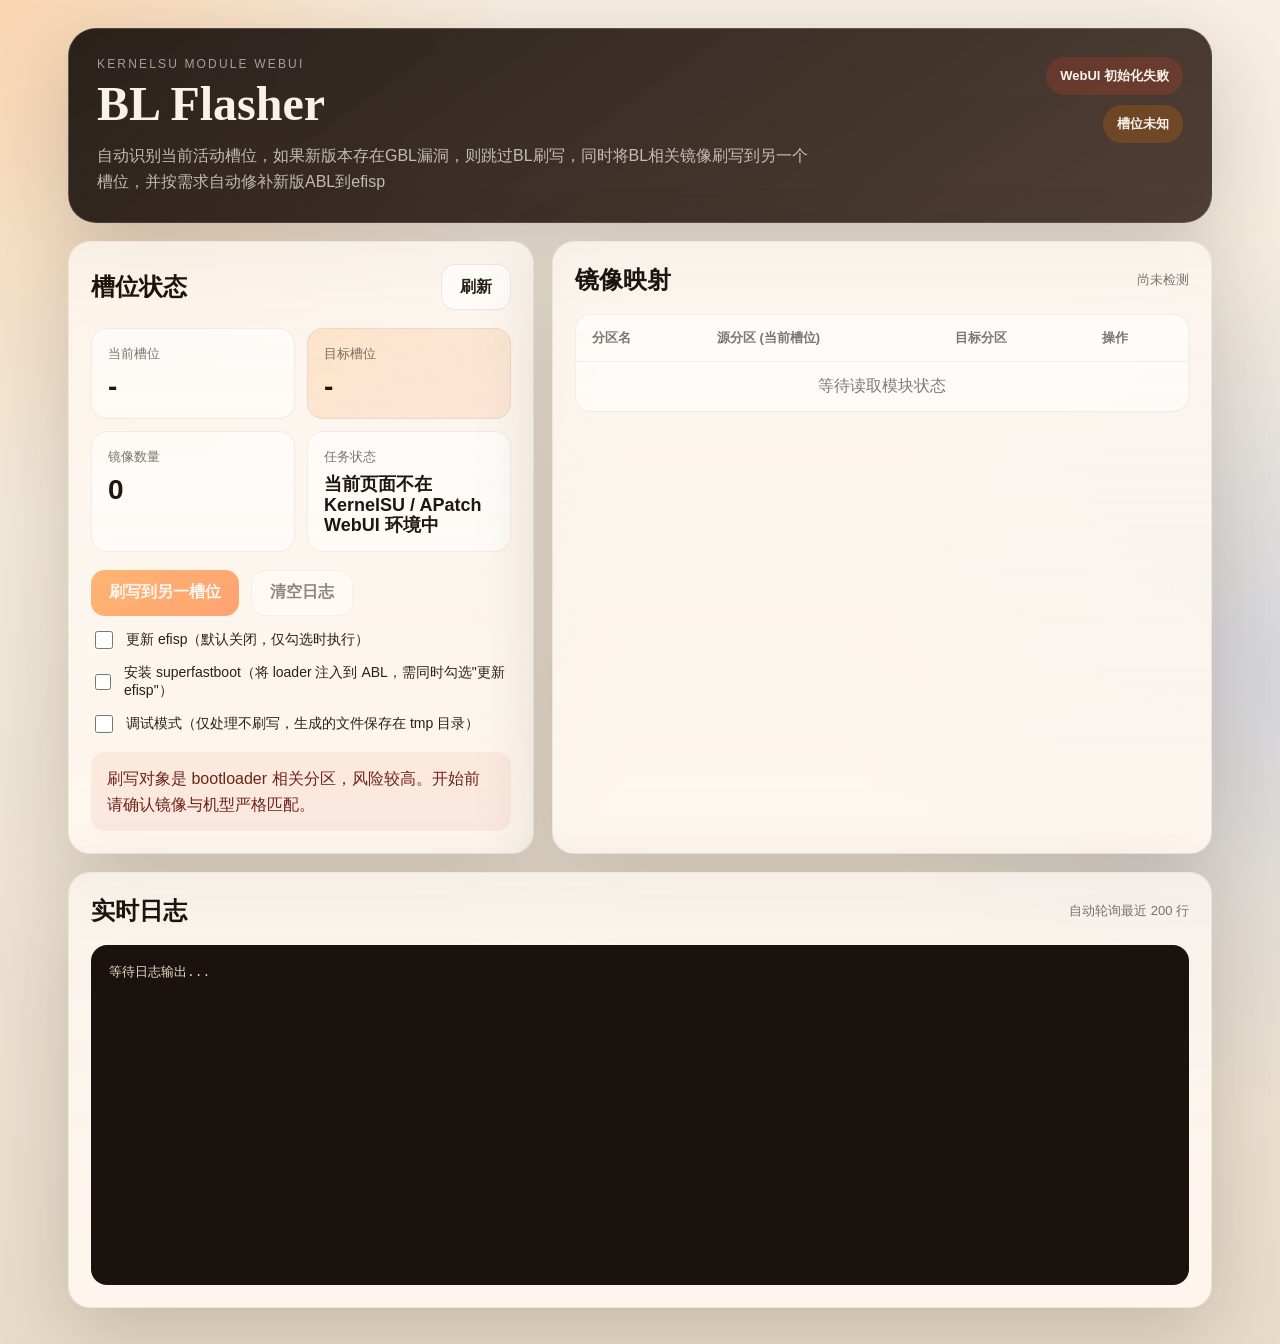
<file: magisk_module/webroot/index.html>
<!DOCTYPE html>
<html lang="zh-CN">
  <head>
    <meta charset="UTF-8" />
    <meta name="viewport" content="width=device-width, initial-scale=1.0" />
    <title>假回锁</title>
    <link rel="stylesheet" href="style.css" />
  </head>
  <body>
    <div class="page-shell">
      <header class="hero-card">
        <div>
          <p class="eyebrow">KernelSU Module WebUI</p>
          <h1>BL Flasher</h1>
          <p class="hero-copy">
            自动识别当前活动槽位，如果新版本存在GBL漏洞，则跳过BL刷写，同时将BL相关镜像刷写到另一个槽位，并按需求自动修补新版ABL到efisp
          </p>
        </div>
        <div class="hero-meta">
          <span class="chip" id="stateChip">等待检测</span>
          <span class="chip chip-warn" id="slotChip">槽位未知</span>
        </div>
      </header>

      <main class="grid-layout">
        <section class="panel stats-panel">
          <div class="panel-heading">
            <h2>槽位状态</h2>
            <button class="ghost-button" id="refreshButton" type="button">刷新</button>
          </div>

          <div class="stats-grid">
            <article class="stat-card">
              <span class="stat-label">当前槽位</span>
              <strong class="stat-value" id="currentSlot">-</strong>
            </article>
            <article class="stat-card accent-card">
              <span class="stat-label">目标槽位</span>
              <strong class="stat-value" id="targetSlot">-</strong>
            </article>
            <article class="stat-card">
              <span class="stat-label">镜像数量</span>
              <strong class="stat-value" id="imageCount">0</strong>
            </article>
            <article class="stat-card">
              <span class="stat-label">任务状态</span>
              <strong class="stat-value stat-small" id="taskMessage">等待操作</strong>
            </article>
          </div>

          <div class="action-strip">
            <button class="primary-button" id="flashButton" type="button">刷写到另一槽位</button>
            <button class="ghost-button" id="clearLogButton" type="button">清空日志</button>
          </div>

          <label class="option-check" for="updateEfispCheckbox">
            <input id="updateEfispCheckbox" type="checkbox" />
            <span>更新 efisp（默认关闭，仅勾选时执行）</span>
          </label>

          <label class="option-check" for="installSuperfastbootCheckbox">
        <input id="installSuperfastbootCheckbox" type="checkbox" />
            <span>安装 superfastboot（将 loader 注入到 ABL，需同时勾选"更新 efisp"）</span>
        </label>

        <label class="option-check" for="debugModeCheckbox">
       <input id="debugModeCheckbox" type="checkbox" />
            <span>调试模式（仅处理不刷写，生成的文件保存在 tmp 目录）</span>
      </label>

          <p class="warning-copy">
         刷写对象是 bootloader 相关分区，风险较高。开始前请确认镜像与机型严格匹配。
          </p>
        </section>

        <section class="panel map-panel">
          <div class="panel-heading">
            <h2>镜像映射</h2>
            <span class="caption" id="updatedAt">尚未检测</span>
          </div>
          <div class="table-wrap">
            <table>
              <thead>
                <tr>
                  <th>分区名</th>
                  <th>源分区 (当前槽位)</th>
                  <th>目标分区</th>
                  <th>操作</th>
                </tr>
              </thead>
              <tbody id="imageTableBody">
              <tr>
                <td colspan="4" class="empty-row">等待读取模块状态</td>
              </tr>
              </tbody>
            </table>
          </div>
        </section>

        <section class="panel log-panel">
          <div class="panel-heading">
            <h2>实时日志</h2>
            <span class="caption">自动轮询最近 200 行</span>
          </div>
          <pre id="logOutput">等待日志输出...</pre>
        </section>

      </main>
    </div>

    <div class="modal-backdrop hidden" id="confirmModal" aria-hidden="true">
      <div class="modal-card" role="dialog" aria-modal="true" aria-labelledby="confirmTitle">
        <p class="eyebrow">高风险操作</p>
        <h2 id="confirmTitle">确认刷写</h2>
        <p id="confirmText">
          即将开始刷写，请确认操作对象和槽位。
        </p>
        <div class="modal-actions">
          <button class="ghost-button" id="cancelConfirmButton" type="button">取消</button>
          <button class="primary-button" id="nextConfirmButton" type="button">继续</button>
        </div>
      </div>
    </div>

    <script src="app.js"></script>
  </body>
</html>
</file>
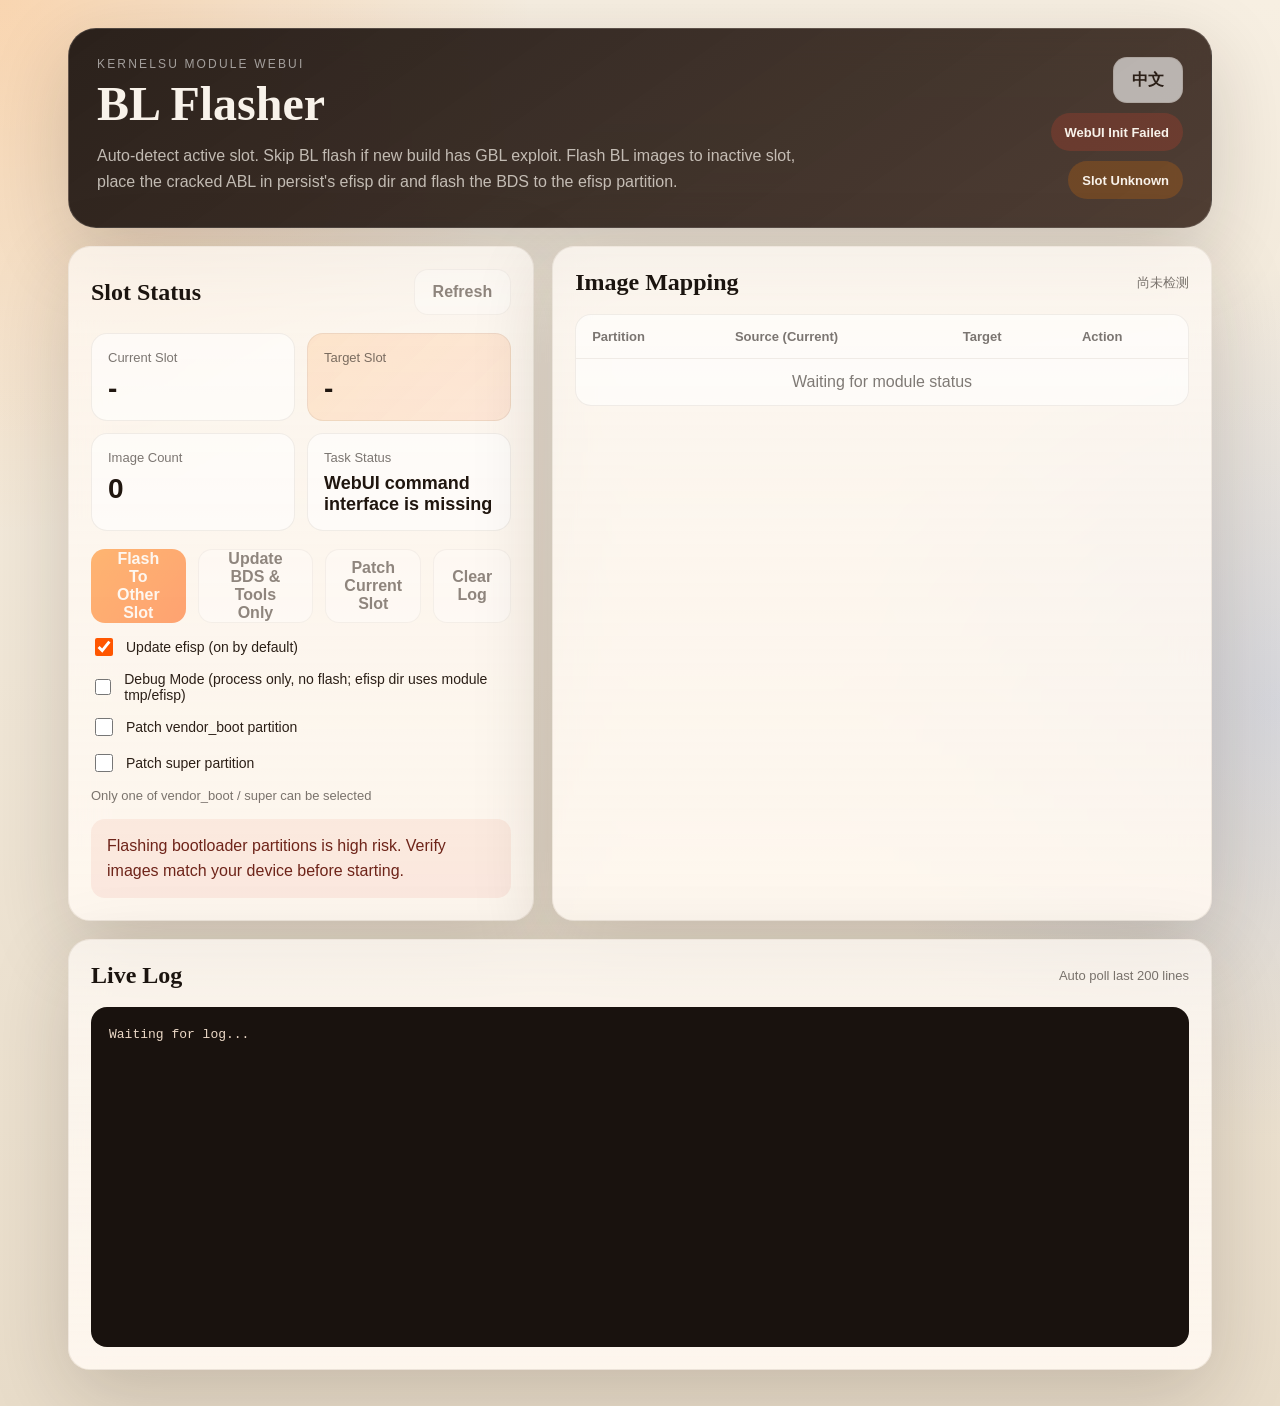
<file: targets/magisk_module/module/webroot/index.html>
<!DOCTYPE html>
<html lang="zh-CN">
<head>
  <meta charset="UTF-8" />
  <meta name="viewport" content="width=device-width, initial-scale=1.0" />
  <title id="pageTitle">假回锁 - BL Flasher</title>
  <style>
:root {
  color-scheme: light;
  --bg-top: #f7efe2;
  --bg-bottom: #e8dcc9;
  --surface: rgba(31, 23, 18, 0.88);
  --surface-soft: rgba(255, 248, 240, 0.8);
  --surface-border: rgba(255, 255, 255, 0.14);
  --text-main: #f8f2ea;
  --text-dim: rgba(248, 242, 234, 0.72);
  --ink: #1b140f;
  --accent: #ff7a00;
  --accent-strong: #ff5600;
  --accent-soft: rgba(255, 122, 0, 0.18);
  --danger: #d9422b;
  --success: #25874b;
  --shadow: 0 24px 80px rgba(31, 23, 18, 0.18);
  --radius-xl: 28px;
  --radius-lg: 22px;
  --radius-md: 16px;
}

* {
  box-sizing: border-box;
}

body {
  margin: 0;
  min-height: 100vh;
  font-family: "Noto Sans SC", "Source Han Sans SC", "PingFang SC", sans-serif;
  color: var(--ink);
  background:
    radial-gradient(circle at top left, rgba(255, 122, 0, 0.22), transparent 28%),
    radial-gradient(circle at right, rgba(56, 120, 255, 0.14), transparent 30%),
    linear-gradient(180deg, var(--bg-top), var(--bg-bottom));
}

body::before {
  content: "";
  position: fixed;
  inset: 0;
  pointer-events: none;
  background-image: linear-gradient(rgba(255, 255, 255, 0.08) 1px, transparent 1px),
    linear-gradient(90deg, rgba(255, 255, 255, 0.08) 1px, transparent 1px);
  background-size: 24px 24px;
  mask-image: linear-gradient(180deg, rgba(0, 0, 0, 0.12), transparent 75%);
}


.page-shell {
  position: relative;
  max-width: 1180px;
  margin: 0 auto;
  padding: 28px 18px 36px;
}

.hero-card,
.panel,
.modal-card {
  backdrop-filter: blur(18px);
  box-shadow: var(--shadow);
}

.hero-card {
  display: flex;
  justify-content: space-between;
  gap: 16px;
  padding: 28px;
  border-radius: var(--radius-xl);
  background: linear-gradient(145deg, rgba(29, 21, 17, 0.94), rgba(57, 38, 28, 0.88));
  color: var(--text-main);
  border: 1px solid var(--surface-border);
  animation: rise-in 0.45s ease-out;
}

.eyebrow {
  margin: 0 0 8px;
  letter-spacing: 0.18em;
  text-transform: uppercase;
  font-size: 12px;
  color: rgba(255, 255, 255, 0.56);
}

.hero-card h1,
.panel h2,
.modal-card h2 {
  margin: 0;
  font-family: "Source Han Serif SC", "Noto Serif SC", serif;
  font-weight: 700;
}

.hero-card h1 {
  font-size: clamp(32px, 5vw, 48px);
  line-height: 1.04;
}

.hero-copy {
  max-width: 720px;
  margin: 14px 0 0;
  color: var(--text-dim);
  line-height: 1.6;
}

.hero-meta {
  display: flex;
  flex-direction: column;
  align-items: flex-end;
  gap: 10px;
}

.language-button {
  min-height: 36px;
  padding: 0 14px;
}

.chip {
  display: inline-flex;
  align-items: center;
  justify-content: center;
  min-height: 38px;
  padding: 0 14px;
  border-radius: 999px;
  background: rgba(255, 255, 255, 0.1);
  color: var(--text-main);
  font-size: 13px;
  font-weight: 700;
}

.chip-warn {
  background: rgba(255, 122, 0, 0.2);
}

.chip-success {
  background: rgba(37, 135, 75, 0.22);
}

.chip-danger {
  background: rgba(217, 66, 43, 0.22);
}

.grid-layout {
  display: grid;
  grid-template-columns: repeat(12, minmax(0, 1fr));
  gap: 18px;
  margin-top: 18px;
}

.panel {
  padding: 22px;
  border-radius: var(--radius-lg);
  background: linear-gradient(180deg, rgba(255, 250, 245, 0.72), rgba(255, 248, 240, 0.92));
  border: 1px solid rgba(80, 55, 34, 0.08);
  animation: rise-in 0.55s ease-out;
}

.stats-panel {
  grid-column: span 5;
}

.map-panel,
.log-panel {
  grid-column: span 7;
}

.log-panel {
  grid-column: 1 / -1;
}


.panel-heading {
  display: flex;
  align-items: center;
  justify-content: space-between;
  gap: 12px;
  margin-bottom: 18px;
}

.caption {
  color: rgba(27, 20, 15, 0.58);
  font-size: 13px;
}

.stats-grid {
  display: grid;
  grid-template-columns: repeat(2, minmax(0, 1fr));
  gap: 12px;
}

.stat-card {
  padding: 16px;
  border-radius: var(--radius-md);
  background: rgba(255, 255, 255, 0.56);
  border: 1px solid rgba(80, 55, 34, 0.08);
}

.accent-card {
  background: linear-gradient(135deg, rgba(255, 122, 0, 0.14), rgba(255, 86, 0, 0.1));
}

.stat-label {
  display: block;
  color: rgba(27, 20, 15, 0.58);
  font-size: 13px;
  margin-bottom: 8px;
}

.stat-value {
  display: block;
  font-size: 28px;
  line-height: 1.12;
  color: #20160f;
}

.stat-small {
  font-size: 18px;
}

.action-strip {
  display: flex;
  gap: 12px;
  margin-top: 18px;
}

.option-check {
  display: flex;
  align-items: center;
  gap: 10px;
  margin-top: 12px;
  color: #2b1f17;
  font-size: 14px;
}

.option-check input {
  width: 18px;
  height: 18px;
  accent-color: var(--accent-strong);
}

button {
  border: 0;
  cursor: pointer;
  transition: transform 0.18s ease, opacity 0.18s ease, background 0.18s ease;
  font: inherit;
}

button:hover:not(:disabled) {
  transform: translateY(-1px);
}

button:disabled {
  cursor: not-allowed;
  opacity: 0.52;
}

.primary-button,
.ghost-button {
  min-height: 46px;
  padding: 0 18px;
  border-radius: 14px;
  font-weight: 700;
}

.primary-button {
  color: #fff8f1;
  background: linear-gradient(135deg, var(--accent), var(--accent-strong));
}

.ghost-button {
  color: #2b1f17;
  background: rgba(255, 255, 255, 0.62);
  border: 1px solid rgba(80, 55, 34, 0.1);
}

.warning-copy {
  margin: 16px 0 0;
  padding: 14px 16px;
  border-radius: 14px;
  background: rgba(217, 66, 43, 0.08);
  color: #6e2419;
  line-height: 1.6;
}

.table-wrap {
  overflow: auto;
  border-radius: 16px;
  border: 1px solid rgba(80, 55, 34, 0.08);
  background: rgba(255, 255, 255, 0.58);
}

table {
  width: 100%;
  border-collapse: collapse;
}

th,
td {
  padding: 14px 16px;
  text-align: left;
  border-bottom: 1px solid rgba(80, 55, 34, 0.08);
  vertical-align: top;
}

th {
  font-size: 13px;
  color: rgba(27, 20, 15, 0.58);
}

tbody tr:last-child td {
  border-bottom: 0;
}

.status-pill {
  display: inline-flex;
  padding: 6px 10px;
  border-radius: 999px;
  font-size: 12px;
  font-weight: 700;
  background: rgba(255, 122, 0, 0.16);
  color: #7b3d00;
}

.status-pill.ok {
  background: rgba(37, 135, 75, 0.14);
  color: #1c6137;
}

.status-pill.bad {
  background: rgba(217, 66, 43, 0.14);
  color: #8a291a;
}

.empty-row {
  text-align: center;
  color: rgba(27, 20, 15, 0.56);
}

#logOutput {
  min-height: 340px;
  margin: 0;
  padding: 18px;
  overflow: auto;
  border-radius: 16px;
  background: #19120e;
  color: #ecd9c7;
  font-family: "JetBrains Mono", "Cascadia Code", monospace;
  font-size: 13px;
  line-height: 1.58;
}

.modal-backdrop {
  position: fixed;
  inset: 0;
  display: flex;
  align-items: center;
  justify-content: center;
  padding: 18px;
  background: rgba(18, 14, 11, 0.54);
  z-index: 20;
}

.modal-backdrop.hidden {
  display: none;
}

.modal-card {
  width: min(100%, 480px);
  padding: 24px;
  border-radius: 24px;
  background: linear-gradient(180deg, rgba(255, 249, 243, 0.98), rgba(253, 241, 229, 0.94));
  border: 1px solid rgba(80, 55, 34, 0.08);
}

.modal-card p {
  line-height: 1.6;
}

.modal-actions {
  display: flex;
  justify-content: flex-end;
  gap: 12px;
  margin-top: 20px;
}

@keyframes rise-in {
  from {
    opacity: 0;
    transform: translateY(18px);
  }
  to {
    opacity: 1;
    transform: translateY(0);
  }
}

@media (max-width: 900px) {
  .hero-card,
  .panel-heading,
  .action-strip {
    flex-direction: column;
    align-items: stretch;
  }

  .hero-meta {
    align-items: flex-start;
  }

  .stats-panel,
  .map-panel,
  .log-panel {
    grid-column: 1 / -1;
  }
}

@media (max-width: 640px) {
  .page-shell {
    padding: 16px 12px 28px;
  }

  .hero-card,
  .panel,
  .modal-card {
    padding: 18px;
  }

  .stats-grid {
    grid-template-columns: 1fr;
  }

  th,
  td {
    padding: 12px;
  }
}
  </style>
</head>
<body>
<div class="page-shell">
  <header class="hero-card">
    <div>
      <p class="eyebrow" id="lblKsuWebUI">KernelSU Module WebUI</p>
      <h1>BL Flasher</h1>
      <p class="hero-copy" id="heroDesc">
        自动识别当前活动槽位，若新版本存在GBL漏洞则跳过BL刷写；将BL镜像刷写到另一槽位，并将破解ABL放入persist的efisp目录、BDS刷入efisp分区
      </p>
    </div>
    <div class="hero-meta">
      <button class="ghost-button language-button" id="languageButton" type="button">English</button>
      <span class="chip" id="stateChip">等待检测</span>
      <span class="chip chip-warn" id="slotChip">槽位未知</span>
    </div>
  </header>

  <main class="grid-layout">
    <section class="panel stats-panel">
      <div class="panel-heading">
        <h2 id="lblSlotStatus">槽位状态</h2>
        <button class="ghost-button" id="refreshButton" type="button" data-i18n="refresh">刷新</button>
      </div>

      <div class="stats-grid">
        <article class="stat-card">
          <span class="stat-label" id="lblCurrentSlot">当前槽位</span>
          <strong class="stat-value" id="currentSlot">-</strong>
        </article>
        <article class="stat-card accent-card">
          <span class="stat-label" id="lblTargetSlot">目标槽位</span>
          <strong class="stat-value" id="targetSlot">-</strong>
        </article>
        <article class="stat-card">
          <span class="stat-label" id="lblImageCount">镜像数量</span>
          <strong class="stat-value" id="imageCount">0</strong>
        </article>
        <article class="stat-card">
          <span class="stat-label" id="lblTaskStatus">任务状态</span>
          <strong class="stat-value stat-small" id="taskMessage">等待操作</strong>
        </article>
      </div>

      <div class="action-strip">
        <button class="primary-button" id="flashButton" type="button" data-i18n="flash" disabled>刷写到另一槽位</button>
        <button class="ghost-button" id="bdsToolsButton" type="button" data-i18n="bdsTools" disabled>仅更新BDS和Tools</button>
        <button class="ghost-button" id="patchPartButton" type="button" data-i18n="patchPart" disabled>修补分区</button>
        <button class="ghost-button" id="clearLogButton" type="button" data-i18n="clearLog" disabled>清空日志</button>
      </div>

      <label class="option-check" for="updateEfispCheckbox">
        <input id="updateEfispCheckbox" type="checkbox" checked />
        <span id="lblUpdateEfisp">更新 efisp（默认开启）</span>
      </label>

      <label class="option-check" for="debugModeCheckbox">
        <input id="debugModeCheckbox" type="checkbox" />
        <span id="lblDebugMode">调试模式（仅处理不刷写，生成的文件保存在 tmp 目录）</span>
      </label>

      <label class="option-check" for="patchVendorBootCheckbox">
        <input id="patchVendorBootCheckbox" type="checkbox" />
        <span id="lblPatchVendorBoot">修补 vendor_boot 分区</span>
      </label>

      <label class="option-check" for="patchSuperCheckbox">
        <input id="patchSuperCheckbox" type="checkbox" />
        <span id="lblPatchSuper">修补 super 分区</span>
      </label>

      <p class="caption hint-text" id="patchMutualTip">vendor_boot 和 super 仅可选择一项</p>

      <p class="warning-copy" id="lblWarning">
        刷写对象是 bootloader 相关分区，风险较高。开始前请确认镜像与机型严格匹配。
      </p>
    </section>

    <section class="panel map-panel">
      <div class="panel-heading">
        <h2 id="lblImageMap">镜像映射</h2>
        <span class="caption" id="updatedAt">尚未检测</span>
      </div>
      <div class="table-wrap">
        <table>
          <thead>
            <tr>
              <th id="tblPartition">分区名</th>
              <th id="tblSource">源分区 (当前槽位)</th>
              <th id="tblTarget">目标分区</th>
              <th id="tblAction">操作</th>
            </tr>
          </thead>
          <tbody id="imageTableBody">
            <tr>
              <td colspan="4" class="empty-row" id="tblWaiting">等待读取模块状态</td>
            </tr>
          </tbody>
        </table>
      </div>
    </section>

    <section class="panel log-panel">
      <div class="panel-heading">
        <h2 id="lblLog">实时日志</h2>
        <span class="caption" id="lblAutoPoll">自动轮询最近 200 行</span>
      </div>
      <pre id="logOutput">等待日志输出...</pre>
    </section>
  </main>
</div>

<div class="modal-backdrop hidden" id="confirmModal" aria-hidden="true">
  <div class="modal-card" role="dialog" aria-modal="true">
    <p class="eyebrow" id="modalRisk">高风险操作</p>
    <h2 id="modalTitle">确认刷写</h2>
    <p id="confirmText">即将开始刷写，请确认操作对象和槽位。</p>
    <div class="modal-actions">
      <button class="ghost-button" id="cancelConfirmButton" type="button" data-i18n="cancel">取消</button>
      <button class="primary-button" id="nextConfirmButton" type="button" data-i18n="continue">继续</button>
    </div>
  </div>
</div>

<script type="module">
let callbackCounter = 0;

function hasExecBridge() {
  return typeof window.ksu?.exec === "function";
}

function ksuExec(command, options = {}) {
  return new Promise((resolve, reject) => {
    const name = `exec_callback_${Date.now()}_${callbackCounter++}`;
    const cleanup = () => {
      clearTimeout(timer);
      delete window[name];
    };
    const timer = setTimeout(() => {
      cleanup();
      reject(new Error("KernelSU exec timeout"));
    }, 8000);
    window[name] = (errno, stdout, stderr) => {
      cleanup();
      resolve({ errno, stdout, stderr });
    };
    try {
      window.ksu.exec(command, JSON.stringify(options), name);
    } catch (error) {
      cleanup();
      reject(error);
    }
  });
}

function toast(message) {
  if (typeof window.ksu?.toast === "function") window.ksu.toast(message);
  else console.warn(message);
}

function ksuModuleInfo() {
  if (typeof window.ksu?.moduleInfo === "function") return window.ksu.moduleInfo();
  return { moduleDir: "/data/adb/modules/fake_bl_efisp" };
}

const IMAGE_NAMES = ["abl"];

const state = {
  confirmStep: 0,
  pendingAction: null,
  moduleDir: "",
  scriptPath: "",
  status: null,
  pollTimer: null,
  pollInFlight: false,
  refreshRequested: false,
  prevStatusRaw: null,
  prevLogRaw: null,
  taskStarted: false,
  activeTaskId: "",
  activeTaskScope: "",
  activeTaskSlot: "",
  completionNotifiedTaskId: "",
  lang: "zh",
  compatibilityError: false
};

const i18n = {
  zh: {
    pageTitle: "假回锁 - BL Flasher",
    ksuWebUI: "KernelSU Module WebUI",
    missingBridge: "缺少 WebUI 命令接口",
    invalidModuleInfo: "模块目录无效",
    invalidInitialStatus: "无法读取有效的模块状态与槽位",
    heroDesc: "自动识别当前活动槽位，若新版本存在GBL漏洞则跳过BL刷写；将BL镜像刷写到另一槽位，并将破解ABL放入persist的efisp目录、BDS刷入efisp分区",
    slotStatus: "槽位状态",
    refresh: "刷新",
    languageSwitch: "English",
    languageChanged: "已切换为中文",
    languageChangeFailed: "语言切换失败",
    currentSlot: "当前槽位",
    targetSlot: "目标槽位",
    imageCount: "镜像数量",
    taskStatus: "任务状态",
    flash: "刷写到另一槽位",
    bdsTools: "仅更新BDS和Tools",
    patchPart: "修补当前槽位分区",
    confirmBdsTools: "确认更新 BDS/Tools",
    confirmPatchPart: "确认修补分区",
    modalBdsStep1: "将把 BDS.efi 刷入 efisp 分区，并用模块自带的 efisp 文件夹（BOOTENTRIES 与 tools）替换 persist 上的启动根目录。不会改动 ABL 与 boot.efi。",
    modalBdsStep2: "第二次确认: 这是高风险写入操作，错误的 BDS 或 efisp 写入可能导致无法进入启动菜单。确认后将立即开始。",
    modalPatchStep1: (slot) => `将对当前活动槽位 ${slot} 执行勾选的修补操作。调试模式下不会执行实际修补。`,
    modalPatchStep2: "第二次确认：修补分区属于高风险操作，错误会导致系统无法启动，确认后立即执行。",
    toastStartBdsTools: "BDS/Tools 更新任务已启动",
    toastBdsToolsDone: "BDS/Tools 更新任务运行成功",
    clearLog: "清空日志",
    updateEfisp: "更新 efisp（默认开启）",
    debugMode: "调试模式（仅处理不刷写，efisp 目录使用模块 tmp/efisp）",
    lblPatchVendorBoot: "修补 vendor_boot 分区",
    lblPatchSuper: "修补 super 分区",
    patchMutualTip: "vendor_boot 和 super 仅可选择一项",
    warning: "刷写对象是 bootloader 相关分区，风险较高。开始前请确认镜像与机型严格匹配。",
    imageMap: "镜像映射",
    partition: "分区名",
    source: "源分区 (当前槽位)",
    target: "目标分区",
    action: "操作",
    waiting: "等待读取模块状态",
    log: "实时日志",
    autoPoll: "自动轮询最近 200 行",
    risk: "高风险操作",
    confirmFlash: "确认操作",
    cancel: "取消",
    continue: "继续",
    waitingStatus: "等待检测",
    slotUnknown: "槽位未知",
    logWaiting: "等待日志输出...",
    toastRunning: "已有任务在运行",
    toastStartDebug: "调试任务已启动",
    toastStartFlash: "刷写任务已启动",
    toastStartPatch: "分区修补任务已启动",
    toastDebugDone: "调试任务运行成功",
    toastFlashDone: "刷写任务运行成功",
    toastPatchDone: "分区修补任务运行成功",
    toastBlDone: "BL 刷写完成，但 efisp 未更新",
    toastFailed: "任务执行失败",
    toastStartError: "任务启动失败",
    statusIdle: "状态: idle",
    statusRunning: "状态: running",
    statusSuccess: "状态: success",
    statusWarning: "状态: warning",
    statusError: "状态: error",
    toastLogBusy: "任务运行中，暂时不能清空日志",
    toastLogCleared: "日志已清空",
    modalStep1Debug: "调试模式：将执行所有处理流程但不刷写分区，生成的文件保存在 tmp 目录。",
    modalStep1Normal: (slot) => `第一次确认: 将把当前槽位的 BL 分区拷贝到槽位 ${slot}`,
    modalStep1PatchOnly: (slot, name) => `第一次确认: 仅对目标槽位 ${slot} 执行 ${name} 修补，不刷写 ABL、不更新 efisp。`,
    modalStep2: "第二次确认: 这是高风险写入操作，错误操作可能导致目标槽位无法启动。确认后将立即开始。",
    withEfisp: "，并更新 efisp。",
    noEfisp: "，不更新 efisp。",
    withPatch: (name) => `，同步对目标槽位执行 ${name} 修补`,
    confirmSlot: "请确认槽位无误。",
    taskRunning:"任务运行中",
    waitOperate:"等待操作",
    copyPart:"分区拷贝",
    statusReadFail:"状态读取失败",
    startFail:"启动失败"
  },
  en: {
    pageTitle: "Fake Lock - BL Flasher",
    ksuWebUI: "KernelSU Module WebUI",
    missingBridge: "WebUI command interface is missing",
    invalidModuleInfo: "Invalid module directory",
    invalidInitialStatus: "Cannot read valid module status and slots",
    heroDesc: "Auto-detect active slot. Skip BL flash if new build has GBL exploit. Flash BL images to inactive slot, place the cracked ABL in persist's efisp dir and flash the BDS to the efisp partition.",
    slotStatus: "Slot Status",
    refresh: "Refresh",
    languageSwitch: "中文",
    languageChanged: "Switched to English",
    languageChangeFailed: "Language switch failed",
    currentSlot: "Current Slot",
    targetSlot: "Target Slot",
    imageCount: "Image Count",
    taskStatus: "Task Status",
    flash: "Flash To Other Slot",
    bdsTools: "Update BDS & Tools Only",
    patchPart: "Patch Current Slot",
    confirmBdsTools: "Confirm BDS/Tools Update",
    confirmPatchPart: "Confirm Partition Patch",
    modalBdsStep1: "Will flash BDS.efi to the efisp partition and replace the persist boot root with the bundled efisp folder (BOOTENTRIES and tools). The ABL and boot.efi are not touched.",
    modalBdsStep2: "2nd Confirm: This is a high-risk write. A wrong BDS or efisp write may prevent the boot menu from loading. It starts immediately after confirm.",
    modalPatchStep1: (slot) => `Will patch the current active slot ${slot} with the selected option. Debug mode does not write partitions.`,
    modalPatchStep2: "2nd Confirm: Partition patching is high-risk, bad patch may cause boot failure. Start immediately after confirm.",
    toastStartBdsTools: "BDS/Tools update started",
    toastBdsToolsDone: "BDS/Tools update task succeeded",
    clearLog: "Clear Log",
    updateEfisp: "Update efisp (on by default)",
    debugMode: "Debug Mode (process only, no flash; efisp dir uses module tmp/efisp)",
    lblPatchVendorBoot: "Patch vendor_boot partition",
    lblPatchSuper: "Patch super partition",
    patchMutualTip: "Only one of vendor_boot / super can be selected",
    warning: "Flashing bootloader partitions is high risk. Verify images match your device before starting.",
    imageMap: "Image Mapping",
    partition: "Partition",
    source: "Source (Current)",
    target: "Target",
    action: "Action",
    waiting: "Waiting for module status",
    log: "Live Log",
    autoPoll: "Auto poll last 200 lines",
    risk: "HIGH RISK",
    confirmFlash: "Confirm Action",
    cancel: "Cancel",
    continue: "Continue",
    waitingStatus: "Waiting",
    slotUnknown: "Slot Unknown",
    logWaiting: "Waiting for log...",
    toastRunning: "Task is already running",
    toastStartDebug: "Debug task started",
    toastStartFlash: "Flash task started",
    toastStartPatch: "Partition patch task started",
    toastDebugDone: "Debug task succeeded",
    toastFlashDone: "Flash task succeeded",
    toastPatchDone: "Partition patch task succeeded",
    toastBlDone: "BL flashed, but efisp not updated",
    toastFailed: "Task finished (failed)",
    statusIdle: "Status: idle",
    statusRunning: "Status: running",
    statusSuccess: "Status: success",
    statusWarning: "Status: warning",
    statusError: "Status: error",
    toastStartError: "Failed to start task",
    toastLogBusy: "Cannot clear log while task is running",
    toastLogCleared: "Log cleared",
    modalStep1Debug: "Debug Mode: All processes run without flashing partitions. Files saved to tmp directory.",
    modalStep1Normal: (slot) => `1st Confirm: Copy BL partition from current slot to ${slot}`,
    modalStep1PatchOnly: (slot, name) => `1st Confirm: Patch ${name} on target slot ${slot} only. No ABL flash, no efisp update.`,
    modalStep2: "2nd Confirm: This is a high-risk write operation. Wrong action may brick the target slot. Flash will start immediately after confirm.",
    withEfisp: ", and update efisp.",
    noEfisp: ", efisp not updated.",
    withPatch: (name) => `, apply ${name} patch to target slot`,
    confirmSlot: "Please confirm slot is correct.",
    taskRunning:"Task Running",
    waitOperate:"Waiting",
    copyPart:"Copy",
    statusReadFail:"Status Read Failed",
    startFail:"Start Failed"
  }
};

const elements = {
  stateChip: document.getElementById("stateChip"),
  slotChip: document.getElementById("slotChip"),
  currentSlot: document.getElementById("currentSlot"),
  targetSlot: document.getElementById("targetSlot"),
  imageCount: document.getElementById("imageCount"),
  taskMessage: document.getElementById("taskMessage"),
  updatedAt: document.getElementById("updatedAt"),
  imageTableBody: document.getElementById("imageTableBody"),
  logOutput: document.getElementById("logOutput"),
  flashButton: document.getElementById("flashButton"),
  bdsToolsButton: document.getElementById("bdsToolsButton"),
  patchPartButton: document.getElementById("patchPartButton"),
  clearLogButton: document.getElementById("clearLogButton"),
  refreshButton: document.getElementById("refreshButton"),
  languageButton: document.getElementById("languageButton"),
  confirmModal: document.getElementById("confirmModal"),
  confirmText: document.getElementById("confirmText"),
  nextConfirmButton: document.getElementById("nextConfirmButton"),
  cancelConfirmButton: document.getElementById("cancelConfirmButton"),
  updateEfispCheckbox: document.getElementById("updateEfispCheckbox"),
  debugModeCheckbox: document.getElementById("debugModeCheckbox"),
  patchVendorBootCheckbox: document.getElementById("patchVendorBootCheckbox"),
  patchSuperCheckbox: document.getElementById("patchSuperCheckbox"),
  patchMutualTip: document.getElementById("patchMutualTip"),
  pageTitle: document.getElementById("pageTitle")
};

function setText(selector, value) {
  const node = document.querySelector(selector);
  if (node) node.textContent = value;
}

function applyLanguage(lang) {
  if (!i18n[lang]) return;
  state.lang = lang;
  const t = i18n[lang];
  document.documentElement.lang = lang === "zh" ? "zh-CN" : "en";
  elements.pageTitle.textContent = t.pageTitle;
  elements.languageButton.textContent = t.languageSwitch;
  elements.languageButton.setAttribute("aria-label", t.languageSwitch);
  setText("#lblKsuWebUI", t.ksuWebUI);
  setText(".hero-copy", t.heroDesc);
  setText("#lblSlotStatus", t.slotStatus);
  setText("#lblCurrentSlot", t.currentSlot);
  setText("#lblTargetSlot", t.targetSlot);
  setText("#lblImageCount", t.imageCount);
  setText("#lblTaskStatus", t.taskStatus);
  setText("#lblUpdateEfisp", t.updateEfisp);
  setText("#lblDebugMode", t.debugMode);
  setText("#lblPatchVendorBoot", t.lblPatchVendorBoot);
  setText("#lblPatchSuper", t.lblPatchSuper);
  elements.patchMutualTip.textContent = t.patchMutualTip;
  setText("#lblWarning", t.warning);
  setText("#lblImageMap", t.imageMap);
  setText("#tblPartition", t.partition);
  setText("#tblSource", t.source);
  setText("#tblTarget", t.target);
  setText("#tblAction", t.action);
  setText("#tblWaiting", t.waiting);
  setText("#lblLog", t.log);
  setText("#lblAutoPoll", t.autoPoll);
  setText("#modalRisk", t.risk);
  setText("#modalTitle", t.confirmFlash);
  if (elements.logOutput.textContent === "等待日志输出..." || elements.logOutput.textContent === "Waiting for log...") {
    elements.logOutput.textContent = t.logWaiting;
  }
  if (elements.stateChip.textContent === "等待检测" || elements.stateChip.textContent === "Waiting") {
    elements.stateChip.textContent = t.waitingStatus;
  }
  if (elements.slotChip.textContent === "槽位未知" || elements.slotChip.textContent === "Slot Unknown") {
    elements.slotChip.textContent = t.slotUnknown;
  }
  document.querySelectorAll("[data-i18n]").forEach(el => {
    const key = el.dataset.i18n;
    if (t[key]) el.textContent = t[key];
  });
  if (state.status) renderStatus(state.status);
}

function shellQuote(value) {
  return `'${String(value).replace(/'/g, `'\\''`)}'`;
}

function moduleInfo() {
  const raw = ksuModuleInfo();
  return typeof raw === "string" ? JSON.parse(raw) : raw;
}

async function runScript(action, arg) {
  const parts = [`MODDIR=${shellQuote(state.moduleDir)}`, "sh", shellQuote(state.scriptPath), action];
  if (arg) parts.push(shellQuote(arg));
  const command = parts.join(" ");
  const { errno, stdout, stderr } = await ksuExec(command);
  if (errno !== 0) throw new Error(stderr || `Command failed: ${errno}`);
  return stdout || "";
}

async function toggleLanguage() {
  const nextLanguage = state.lang === "zh" ? "en" : "zh";
  if (state.compatibilityError) {
    applyLanguage(nextLanguage);
    return;
  }
  try {
    await runScript("set-language", nextLanguage);
    if (!elements.confirmModal.classList.contains("hidden")) closeConfirmModal();
    applyLanguage(nextLanguage);
    state.prevStatusRaw = null;
    await refreshStatus();
    toast(i18n[nextLanguage].languageChanged);
  } catch (e) {
    toast(`${i18n[state.lang].languageChangeFailed}: ${e.message}`);
  }
}

function parseKeyValueOutput(output) {
  const info = {};
  for (const line of output.split(/[\r\n|]+/)) {
    if (!line) continue;
    const eq = line.indexOf("=");
    if (eq > 0) info[line.slice(0, eq)] = line.slice(eq + 1);
  }
  return info;
}

function escapeHtml(str) {
  return str.replace(/&/g, "&amp;").replace(/</g, "&lt;").replace(/>/g, "&gt;").replace(/"/g, "&quot;");
}

function renderTable(currentSlot, targetSlot) {
  const t = i18n[state.lang];
  if (currentSlot === "-" || targetSlot === "-") {
    elements.imageTableBody.innerHTML = `<tr><td colspan="4" class="empty-row">${t.waiting}</td></tr>`;
    return;
  }
  elements.imageTableBody.innerHTML = IMAGE_NAMES.map(name => {
    const src = `/dev/block/by-name/${name}${currentSlot}`;
    const dst = `/dev/block/by-name/${name}${targetSlot}`;
    return `<tr><td>${escapeHtml(name)}</td><td class="caption">${escapeHtml(src)}</td><td>${escapeHtml(dst)}</td><td><span class="status-pill ok">${t.copyPart}</span></td></tr>`;
  }).join("");
}

function localizedTaskMessage(status) {
  const t = i18n[state.lang];
  const message = status.MESSAGE || "";
  const slotMatch = message.match(/(当前槽位|Current slot|目标槽位|Target slot)\s*:\s*(_[ab])/i);
  let suffix = "";
  if (slotMatch) {
    const current = /当前槽位|current slot/i.test(slotMatch[1]);
    suffix = ` (${current ? t.currentSlot : t.targetSlot}: ${slotMatch[2]})`;
  }
  if (status.STATE === "idle") {
    return /日志已清空|log cleared/i.test(message) ? t.toastLogCleared : t.waitOperate;
  }
  if (status.RUNNING === "1") {
    if (/分区修补|partition patch/i.test(message)) return t.toastStartPatch + suffix;
    if (/调试|debug/i.test(message)) return t.toastStartDebug + suffix;
    if (/bds/i.test(message)) return t.toastStartBdsTools;
    return t.toastStartFlash + suffix;
  }
  if (status.STATE === "success") {
    if (/修补|patch/i.test(message)) return t.toastPatchDone + suffix;
    if (/调试|debug/i.test(message)) return t.toastDebugDone + suffix;
    if (/bds/i.test(message)) return t.toastBdsToolsDone;
    return t.toastFlashDone + suffix;
  }
  if (status.STATE === "warning") return t.toastBlDone + suffix;
  return message || t.waitOperate;
}

function hasValidStatus(status) {
  const current = status?.CURRENT_SLOT;
  const target = status?.TARGET_SLOT;
  return ((current === "_a" && target === "_b") || (current === "_b" && target === "_a")) &&
    ["idle", "running", "success", "warning", "error"].includes(status.STATE) &&
    ["0", "1"].includes(status.RUNNING);
}

function renderStatus(status) {
  state.status = status;
  const t = i18n[state.lang];
  const cur = status.CURRENT_SLOT || "-";
  const tar = status.TARGET_SLOT || "-";
  const run = status.RUNNING === "1";
  const st = status.STATE || "idle";
  const visibleState = run ? "running" : st;
  const msg = localizedTaskMessage(status);
  const statusLabels = {
    idle: t.statusIdle,
    running: t.statusRunning,
    success: t.statusSuccess,
    warning: t.statusWarning,
    error: t.statusError
  };
  elements.currentSlot.textContent = cur;
  elements.targetSlot.textContent = tar;
  elements.imageCount.textContent = IMAGE_NAMES.length;
  elements.taskMessage.textContent = msg;
  elements.updatedAt.textContent = status.UPDATED_AT || "-";
  elements.stateChip.textContent = statusLabels[visibleState] || `${state.lang === "zh" ? "状态" : "Status"}: ${visibleState}`;
  elements.stateChip.className = "chip";
  if (st === "success") elements.stateChip.classList.add("chip-success");
  else if (st === "error") elements.stateChip.classList.add("chip-danger");
  else if (st === "warning" || run) elements.stateChip.classList.add("chip-warn");
  elements.slotChip.textContent = (cur !== "-" && tar !== "-") ? `${state.lang === "zh" ? "当前" : "Current"} ${cur} → ${state.lang === "zh" ? "目标" : "Target"} ${tar}` : t.slotUnknown;
  const canOperate = !state.compatibilityError && hasValidStatus(status);
  elements.flashButton.disabled = run || !canOperate;
  elements.bdsToolsButton.disabled = run || !canOperate;
  elements.patchPartButton.disabled = run || !canOperate;
  elements.clearLogButton.disabled = run || !canOperate;
  renderTable(cur, tar);
}
function taskSlotSuffix() {
  if (!state.activeTaskSlot || !state.activeTaskScope) return "";
  const t = i18n[state.lang];
  const label = state.activeTaskScope === "current" ? t.currentSlot : t.targetSlot;
  return ` (${label}: ${state.activeTaskSlot})`;
}

function notifyTaskFinished(stateStr) {
  const t = i18n[state.lang];
  const msg = state.status?.MESSAGE || "";
  const normalized = msg.toLowerCase();
  let notification = "";
  if (stateStr === "success") {
    if (msg.includes("修补") || normalized.includes("patch")) notification = t.toastPatchDone;
    else if (msg.includes("调试") || normalized.includes("debug")) notification = t.toastDebugDone;
    else if (normalized.includes("bds")) notification = t.toastBdsToolsDone;
    else notification = t.toastFlashDone;
  } else if (stateStr === "warning") notification = t.toastBlDone;
  else if (stateStr === "error") notification = t.toastFailed;
  if (notification) toast(notification + taskSlotSuffix());
}
function rememberPendingTask(taskId, scope = "", slot = "") {
  if (!taskId) return;
  state.taskStarted = true;
  state.activeTaskId = taskId;
  state.activeTaskScope = scope;
  state.activeTaskSlot = slot;
  try {
    localStorage.setItem("blFlasherPendingTask", JSON.stringify({ taskId, scope, slot }));
    localStorage.removeItem("blFlasherPendingTaskId");
  } catch {}
}

function clearPendingTask() {
  state.taskStarted = false;
  state.activeTaskId = "";
  state.activeTaskScope = "";
  state.activeTaskSlot = "";
  try {
    localStorage.removeItem("blFlasherPendingTask");
    localStorage.removeItem("blFlasherPendingTaskId");
  } catch {}
}

function applyStatus(s, notify = true) {
  if (!s?.STATE) return s;
  const taskId = s.TASK_ID || "";
  renderStatus(s);
  const isRunning = s.RUNNING === "1";
  const terminalState = ["success", "warning", "error"].includes(s.STATE);
  if (!isRunning && terminalState && state.activeTaskId && taskId === state.activeTaskId) {
    if (notify && taskId !== state.completionNotifiedTaskId) {
      state.completionNotifiedTaskId = taskId;
      notifyTaskFinished(s.STATE);
    }
    clearPendingTask();
  }
  return s;
}

async function refreshStatus({ throwOnError = false } = {}) {
  try {
    const raw = await runScript("status");
    if (!raw) return state.status;
    if (raw === state.prevStatusRaw) return state.status;
    state.prevStatusRaw = raw;
    const s = parseKeyValueOutput(raw);
    if (s.USER_LANG === "en") applyLanguage("en");
    else if (s.USER_LANG === "zh") applyLanguage("zh");
    return applyStatus(s);
  } catch (e) {
    console.error("refreshStatus failed:", e);
    if (throwOnError) throw e;
    return state.status;
  }

}

async function refreshLog() {
  try {
    const raw = (await runScript("tail", "200")).trim();
    if (raw === state.prevLogRaw) return;
    state.prevLogRaw = raw;
    const log = raw.replace(/@NL@/g, String.fromCharCode(10));
    elements.logOutput.textContent = log || i18n[state.lang].logWaiting;
    elements.logOutput.scrollTop = elements.logOutput.scrollHeight;
  } catch (e) {
    elements.logOutput.textContent = `${state.lang === "zh" ? "日志读取失败" : "Log Read Failed"}: ${e.message}`;
  }
}

function closeConfirmModal() {
  state.confirmStep = 0;
  state.pendingAction = null;
  elements.confirmModal.classList.add("hidden");
  elements.confirmModal.setAttribute("aria-hidden", "true");
  elements.nextConfirmButton.textContent = i18n[state.lang].continue;
}

function getPatchArgString() {
  const parts = [];
  if (elements.patchVendorBootCheckbox.checked) parts.push("vendor_boot=1");
  if (elements.patchSuperCheckbox.checked) parts.push("super=1");
  if (elements.debugModeCheckbox.checked) parts.push("debug=1");
  return parts.join(",");
}

function getSelectedPatchName() {
  if (elements.patchVendorBootCheckbox.checked) return "vendor_boot";
  if (elements.patchSuperCheckbox.checked) return "super";
  return "";
}

function openConfirmModal(action) {
  const t = i18n[state.lang];
  state.pendingAction = action;
  state.confirmStep = 1;
  if (action === "bds-tools") {
    document.querySelector("#modalTitle").textContent = t.confirmBdsTools;
    elements.confirmText.textContent = t.modalBdsStep1;
    elements.nextConfirmButton.textContent = t.continue;
  } else if (action === "patch-part") {
    document.querySelector("#modalTitle").textContent = t.confirmPatchPart;
    elements.confirmText.textContent = t.modalPatchStep1(state.status?.CURRENT_SLOT || "?");
    elements.nextConfirmButton.textContent = t.continue;
  } else {
    document.querySelector("#modalTitle").textContent = t.confirmFlash;
    const tar = state.status?.TARGET_SLOT || "?";
    const efisp = elements.updateEfispCheckbox?.checked;
    const dbg = elements.debugModeCheckbox?.checked;
    const patchName = getSelectedPatchName();
    let msg = "";

    if (!efisp && patchName) {
      msg = t.modalStep1PatchOnly(tar, patchName);
    } else if (dbg) {
      msg = t.modalStep1Debug;
    } else {
      msg = t.modalStep1Normal(tar);
      msg += efisp ? t.withEfisp : t.noEfisp;
      if (patchName) msg += t.withPatch(patchName);
      msg += t.confirmSlot;
    }

    elements.confirmText.textContent = msg;
    elements.nextConfirmButton.textContent = dbg ? (state.lang === "zh" ? "开始调试" : "Start Debug") : t.continue;
  }
  elements.confirmModal.classList.remove("hidden");
  elements.confirmModal.setAttribute("aria-hidden", "false");
}

function handleConfirmProgress() {
  const t = i18n[state.lang];
  if (state.confirmStep === 1) {
    if (state.pendingAction === "bds-tools") {
      state.confirmStep = 2;
      elements.confirmText.textContent = t.modalBdsStep2;
      elements.nextConfirmButton.textContent = state.lang === "zh" ? "开始更新" : "Start Update";
      return;
    } else if(state.pendingAction === "patch-part"){
      state.confirmStep = 2;
      elements.confirmText.textContent = t.modalPatchStep2;
      elements.nextConfirmButton.textContent = state.lang === "zh" ? "确认修补" : "Confirm Patch";
      return;
    }
    const dbg = elements.debugModeCheckbox?.checked;
    if (!dbg) {
      state.confirmStep = 2;
      elements.confirmText.textContent = t.modalStep2;
      elements.nextConfirmButton.textContent = state.lang === "zh" ? "确认执行" : "Confirm";
      return;
    }
    closeConfirmModal();
    startFlash();
    return;
  }
  const action = state.pendingAction;
  closeConfirmModal();
  if (action === "bds-tools") startBdsTools();
  else if(action === "patch-part") startPatchPart();
  else startFlash();
}

function showTaskStarting(message, taskId) {
  renderStatus({
    ...(state.status || {}),
    RUNNING: "1",
    STATE: "running",
    MESSAGE: message,
    TASK_ID: taskId || state.activeTaskId,
    UPDATED_AT: new Date().toLocaleString()
  });
}

function handleStartResult(out, startedMessage, scope = "", slot = "") {
  const t = i18n[state.lang];
  if (out.ALREADY_RUNNING) {
    toast(t.toastRunning);
    return;
  }
  if (out.STARTED === "1" || out.FINISHED) {
    rememberPendingTask(out.TASK_ID || "", scope, slot);
    if (out.STARTED === "1") {
      showTaskStarting(startedMessage, out.TASK_ID || "");
      toast(startedMessage);
    }
    return;
  }
  toast(t.toastStartError);
}

async function startTask(action, arg, message, scope = "", slot = "") {
  const t = i18n[state.lang];
  try {
    const out = parseKeyValueOutput(await runScript(action, arg));
    handleStartResult(out, message, scope, slot);
  } catch (e) { toast(`${t.startFail}: ${e.message}`); }
  await manualRefresh();
}

function startFlash() {
  const t = i18n[state.lang];
  const efisp = elements.updateEfispCheckbox?.checked;
  const dbg = elements.debugModeCheckbox?.checked;
  const baseMode = dbg ? "debug" : (efisp ? "update-efisp" : "skip-efisp");
  const patchArgs = getPatchArgString();
  const fullMode = patchArgs ? `${baseMode},${patchArgs}` : baseMode;
  const targetSlot = state.status?.TARGET_SLOT || "?";
  const startMessage = `${dbg ? t.toastStartDebug : t.toastStartFlash} (${t.targetSlot}: ${targetSlot})`;

  return startTask("start", fullMode, startMessage, "target", targetSlot);
}

function startPatchPart() {
  const t = i18n[state.lang];
  const currentSlot = state.status?.CURRENT_SLOT || "?";
  const startMessage = `${t.toastStartPatch} (${t.currentSlot}: ${currentSlot})`;
  return startTask("start-patch", getPatchArgString(), startMessage, "current", currentSlot);
}

function startBdsTools() {
  return startTask("start", "update-bds-tools", i18n[state.lang].toastStartBdsTools);
}

async function clearLog() {
  const t = i18n[state.lang];
  try {
    const out = parseKeyValueOutput(await runScript("clear-log"));
    if (out.BUSY === "1") { toast(t.toastLogBusy); return; }
    elements.logOutput.textContent = t.logWaiting;
    state.prevLogRaw = null;
    state.prevStatusRaw = null;
    toast(t.toastLogCleared);
  } catch (e) { toast(`${state.lang === "zh" ? "清空失败" : "Clear Failed"}: ${e.message}`); }
  await manualRefresh();
}

function schedulePoll(delay) {
  if (state.pollTimer !== null) clearTimeout(state.pollTimer);
  state.pollTimer = null;
  if (delay !== null && !document.hidden) state.pollTimer = setTimeout(poll, delay);
}

async function poll() {
  if (state.pollInFlight) return;
  state.pollInFlight = true;
  try {
    await refreshStatus();
    await refreshLog();
  } catch (e) {
    console.error("poll failed:", e);
  } finally {
    state.pollInFlight = false;
    const running = state.taskStarted || state.status?.RUNNING === "1";
    const refreshNow = state.refreshRequested;
    state.refreshRequested = false;
    schedulePoll(refreshNow ? 0 : (running ? 1000 : 8000));
  }
}

async function manualRefresh() {
  state.prevStatusRaw = null;
  state.prevLogRaw = null;
  schedulePoll(null);
  if (state.pollInFlight) {
    state.refreshRequested = true;
    return;
  }
  await poll();
}
function initPatchCheckboxMutual() {
  elements.patchVendorBootCheckbox.addEventListener("change", () => {
    if (elements.patchVendorBootCheckbox.checked) {
      elements.patchSuperCheckbox.checked = false;
    }
  });
  elements.patchSuperCheckbox.addEventListener("change", () => {
    if (elements.patchSuperCheckbox.checked) {
      elements.patchVendorBootCheckbox.checked = false;
    }
  });
}

async function init() {
  elements.languageButton.addEventListener("click", toggleLanguage);
  applyLanguage(navigator.language?.toLowerCase().startsWith("zh") ? "zh" : "en");
  try {
    if (!hasExecBridge()) throw new Error(i18n[state.lang].missingBridge);
    const info = moduleInfo();
    if (typeof info?.moduleDir !== "string" ||
        !/^\/data\/adb\/modules\/fake_bl_efisp\/?$/.test(info.moduleDir)) {
      throw new Error(i18n[state.lang].invalidModuleInfo);
    }
    state.moduleDir = info.moduleDir;
    state.scriptPath = `${state.moduleDir}/bin/bl_flasher.sh`;
    initPatchCheckboxMutual();
    try {
      const pending = JSON.parse(localStorage.getItem("blFlasherPendingTask") || "null");
      state.activeTaskId = pending?.taskId || localStorage.getItem("blFlasherPendingTaskId") || "";
      state.activeTaskScope = pending?.scope || "";
      state.activeTaskSlot = pending?.slot || "";
    } catch {}
    state.taskStarted = Boolean(state.activeTaskId);
    const initialStatus = await refreshStatus({ throwOnError: true });
    if (!hasValidStatus(initialStatus)) {
      throw new Error(i18n[state.lang].invalidInitialStatus);
    }
    await refreshLog();
  } catch (e) {
    state.compatibilityError = true;
    applyLanguage(state.lang);
    elements.stateChip.textContent = state.lang === "zh" ? "WebUI 初始化失败" : "WebUI Init Failed";
    elements.stateChip.className = "chip chip-danger";
    elements.taskMessage.textContent = e.message;
    elements.flashButton.disabled = true;
    elements.bdsToolsButton.disabled = true;
    elements.patchPartButton.disabled = true;
    elements.clearLogButton.disabled = true;
    elements.refreshButton.disabled = true;
    return;
  }

  elements.refreshButton.addEventListener("click", manualRefresh);
  elements.flashButton.addEventListener("click", () => openConfirmModal("flash"));
  elements.bdsToolsButton.addEventListener("click", () => openConfirmModal("bds-tools"));
  document.addEventListener("visibilitychange", () => {
    if (document.hidden) schedulePoll(null);
    else manualRefresh();
  });

  elements.patchPartButton.addEventListener("click", () => openConfirmModal("patch-part"));
  elements.clearLogButton.addEventListener("click", clearLog);
  elements.cancelConfirmButton.addEventListener("click", closeConfirmModal);
  elements.nextConfirmButton.addEventListener("click", handleConfirmProgress);
  elements.confirmModal.addEventListener("click", e => e.target === elements.confirmModal && closeConfirmModal());

  schedulePoll(0);
}

init();
</script>
</body>
</html>
</file>
<file: magisk_module/webroot/style.css>
:root {
  color-scheme: light;
  --bg-top: #f7efe2;
  --bg-bottom: #e8dcc9;
  --surface: rgba(31, 23, 18, 0.88);
  --surface-soft: rgba(255, 248, 240, 0.8);
  --surface-border: rgba(255, 255, 255, 0.14);
  --text-main: #f8f2ea;
  --text-dim: rgba(248, 242, 234, 0.72);
  --ink: #1b140f;
  --accent: #ff7a00;
  --accent-strong: #ff5600;
  --accent-soft: rgba(255, 122, 0, 0.18);
  --danger: #d9422b;
  --success: #25874b;
  --shadow: 0 24px 80px rgba(31, 23, 18, 0.18);
  --radius-xl: 28px;
  --radius-lg: 22px;
  --radius-md: 16px;
}

* {
  box-sizing: border-box;
}

body {
  margin: 0;
  min-height: 100vh;
  font-family: "Noto Sans SC", "Source Han Sans SC", "PingFang SC", sans-serif;
  color: var(--ink);
  background:
    radial-gradient(circle at top left, rgba(255, 122, 0, 0.22), transparent 28%),
    radial-gradient(circle at right, rgba(56, 120, 255, 0.14), transparent 30%),
    linear-gradient(180deg, var(--bg-top), var(--bg-bottom));
}

body::before {
  content: "";
  position: fixed;
  inset: 0;
  pointer-events: none;
  background-image: linear-gradient(rgba(255, 255, 255, 0.08) 1px, transparent 1px),
    linear-gradient(90deg, rgba(255, 255, 255, 0.08) 1px, transparent 1px);
  background-size: 24px 24px;
  mask-image: linear-gradient(180deg, rgba(0, 0, 0, 0.12), transparent 75%);
}

.page-shell {
  position: relative;
  max-width: 1180px;
  margin: 0 auto;
  padding: 28px 18px 36px;
}

.hero-card,
.panel,
.modal-card {
  backdrop-filter: blur(18px);
  box-shadow: var(--shadow);
}

.hero-card {
  display: flex;
  justify-content: space-between;
  gap: 16px;
  padding: 28px;
  border-radius: var(--radius-xl);
  background: linear-gradient(145deg, rgba(29, 21, 17, 0.94), rgba(57, 38, 28, 0.88));
  color: var(--text-main);
  border: 1px solid var(--surface-border);
  animation: rise-in 0.45s ease-out;
}

.eyebrow {
  margin: 0 0 8px;
  letter-spacing: 0.18em;
  text-transform: uppercase;
  font-size: 12px;
  color: rgba(255, 255, 255, 0.56);
}

.hero-card h1,
.panel h2,
.modal-card h2 {
  margin: 0;
  font-family: "Source Han Serif SC", "Noto Serif SC", serif;
  font-weight: 700;
}

.hero-card h1 {
  font-size: clamp(32px, 5vw, 48px);
  line-height: 1.04;
}

.hero-copy {
  max-width: 720px;
  margin: 14px 0 0;
  color: var(--text-dim);
  line-height: 1.6;
}

.hero-meta {
  display: flex;
  flex-direction: column;
  align-items: flex-end;
  gap: 10px;
}

.chip {
  display: inline-flex;
  align-items: center;
  justify-content: center;
  min-height: 38px;
  padding: 0 14px;
  border-radius: 999px;
  background: rgba(255, 255, 255, 0.1);
  color: var(--text-main);
  font-size: 13px;
  font-weight: 700;
}

.chip-warn {
  background: rgba(255, 122, 0, 0.2);
}

.chip-success {
  background: rgba(37, 135, 75, 0.22);
}

.chip-danger {
  background: rgba(217, 66, 43, 0.22);
}

.grid-layout {
  display: grid;
  grid-template-columns: repeat(12, minmax(0, 1fr));
  gap: 18px;
  margin-top: 18px;
}

.panel {
  padding: 22px;
  border-radius: var(--radius-lg);
  background: linear-gradient(180deg, rgba(255, 250, 245, 0.72), rgba(255, 248, 240, 0.92));
  border: 1px solid rgba(80, 55, 34, 0.08);
  animation: rise-in 0.55s ease-out;
}

.stats-panel {
  grid-column: span 5;
}

.map-panel,
.log-panel {
  grid-column: span 7;
}

.log-panel {
  grid-column: 1 / -1;
}


.panel-heading {
  display: flex;
  align-items: center;
  justify-content: space-between;
  gap: 12px;
  margin-bottom: 18px;
}

.caption {
  color: rgba(27, 20, 15, 0.58);
  font-size: 13px;
}

.stats-grid {
  display: grid;
  grid-template-columns: repeat(2, minmax(0, 1fr));
  gap: 12px;
}

.stat-card {
  padding: 16px;
  border-radius: var(--radius-md);
  background: rgba(255, 255, 255, 0.56);
  border: 1px solid rgba(80, 55, 34, 0.08);
}

.accent-card {
  background: linear-gradient(135deg, rgba(255, 122, 0, 0.14), rgba(255, 86, 0, 0.1));
}

.stat-label {
  display: block;
  color: rgba(27, 20, 15, 0.58);
  font-size: 13px;
  margin-bottom: 8px;
}

.stat-value {
  display: block;
  font-size: 28px;
  line-height: 1.12;
  color: #20160f;
}

.stat-small {
  font-size: 18px;
}

.action-strip {
  display: flex;
  gap: 12px;
  margin-top: 18px;
}

.option-check {
  display: flex;
  align-items: center;
  gap: 10px;
  margin-top: 12px;
  color: #2b1f17;
  font-size: 14px;
}

.option-check input {
  width: 18px;
  height: 18px;
  accent-color: var(--accent-strong);
}

button {
  border: 0;
  cursor: pointer;
  transition: transform 0.18s ease, opacity 0.18s ease, background 0.18s ease;
  font: inherit;
}

button:hover:not(:disabled) {
  transform: translateY(-1px);
}

button:disabled {
  cursor: not-allowed;
  opacity: 0.52;
}

.primary-button,
.ghost-button {
  min-height: 46px;
  padding: 0 18px;
  border-radius: 14px;
  font-weight: 700;
}

.primary-button {
  color: #fff8f1;
  background: linear-gradient(135deg, var(--accent), var(--accent-strong));
}

.ghost-button {
  color: #2b1f17;
  background: rgba(255, 255, 255, 0.62);
  border: 1px solid rgba(80, 55, 34, 0.1);
}

.warning-copy {
  margin: 16px 0 0;
  padding: 14px 16px;
  border-radius: 14px;
  background: rgba(217, 66, 43, 0.08);
  color: #6e2419;
  line-height: 1.6;
}

.table-wrap {
  overflow: auto;
  border-radius: 16px;
  border: 1px solid rgba(80, 55, 34, 0.08);
  background: rgba(255, 255, 255, 0.58);
}

table {
  width: 100%;
  border-collapse: collapse;
}

th,
td {
  padding: 14px 16px;
  text-align: left;
  border-bottom: 1px solid rgba(80, 55, 34, 0.08);
  vertical-align: top;
}

th {
  font-size: 13px;
  color: rgba(27, 20, 15, 0.58);
}

tbody tr:last-child td {
  border-bottom: 0;
}

.status-pill {
  display: inline-flex;
  padding: 6px 10px;
  border-radius: 999px;
  font-size: 12px;
  font-weight: 700;
  background: rgba(255, 122, 0, 0.16);
  color: #7b3d00;
}

.status-pill.ok {
  background: rgba(37, 135, 75, 0.14);
  color: #1c6137;
}

.status-pill.bad {
  background: rgba(217, 66, 43, 0.14);
  color: #8a291a;
}

.empty-row {
  text-align: center;
  color: rgba(27, 20, 15, 0.56);
}

#logOutput {
  min-height: 340px;
  margin: 0;
  padding: 18px;
  overflow: auto;
  border-radius: 16px;
  background: #19120e;
  color: #ecd9c7;
  font-family: "JetBrains Mono", "Cascadia Code", monospace;
  font-size: 13px;
  line-height: 1.58;
}

.modal-backdrop {
  position: fixed;
  inset: 0;
  display: flex;
  align-items: center;
  justify-content: center;
  padding: 18px;
  background: rgba(18, 14, 11, 0.54);
  z-index: 20;
}

.modal-backdrop.hidden {
  display: none;
}

.modal-card {
  width: min(100%, 480px);
  padding: 24px;
  border-radius: 24px;
  background: linear-gradient(180deg, rgba(255, 249, 243, 0.98), rgba(253, 241, 229, 0.94));
  border: 1px solid rgba(80, 55, 34, 0.08);
}

.modal-card p {
  line-height: 1.6;
}

.modal-actions {
  display: flex;
  justify-content: flex-end;
  gap: 12px;
  margin-top: 20px;
}

@keyframes rise-in {
  from {
    opacity: 0;
    transform: translateY(18px);
  }
  to {
    opacity: 1;
    transform: translateY(0);
  }
}

@media (max-width: 900px) {
  .hero-card,
  .panel-heading,
  .action-strip {
    flex-direction: column;
    align-items: stretch;
  }

  .hero-meta {
    align-items: flex-start;
  }

  .stats-panel,
  .map-panel,
  .log-panel {
    grid-column: 1 / -1;
  }
}

@media (max-width: 640px) {
  .page-shell {
    padding: 16px 12px 28px;
  }

  .hero-card,
  .panel,
  .modal-card {
    padding: 18px;
  }

  .stats-grid {
    grid-template-columns: 1fr;
  }

  th,
  td {
    padding: 12px;
  }
}
</file>
